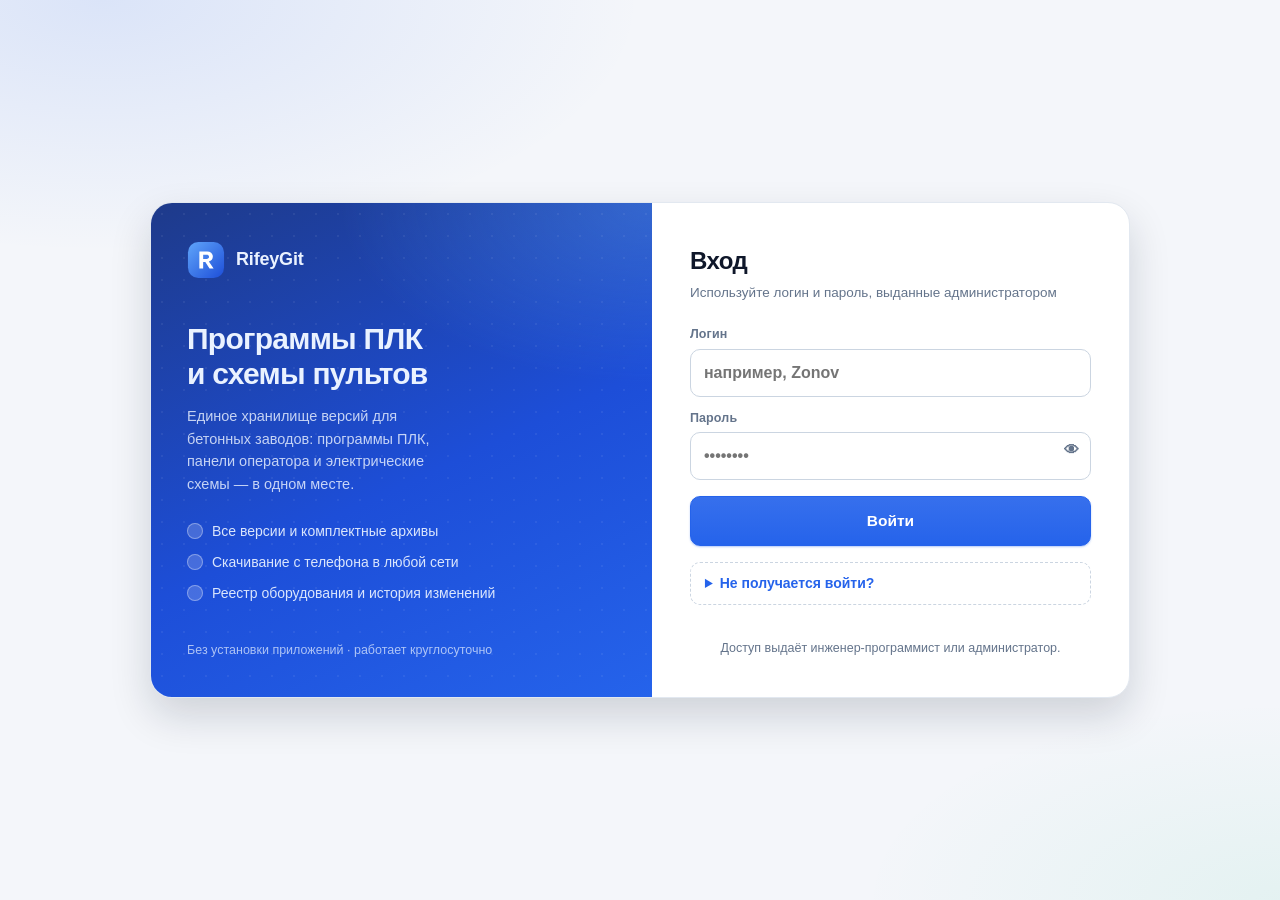
<file: index.html>
<!DOCTYPE html>
<html lang="ru">
<head>
<meta charset="utf-8">
<meta name="viewport" content="width=device-width, initial-scale=1">
<meta name="color-scheme" content="light dark">
<meta name="theme-color" content="#2563eb">
<title>RifeyGit — программы и схемы ПЛК</title>
<link rel="stylesheet" href="style.css?v=17">
</head>
<body>

<div id="screen-app" class="screen" hidden>
  <header class="topbar">
    <span class="brand">
      <svg class="logo" viewBox="0 0 40 40" aria-hidden="true">
        <defs>
          <linearGradient id="lgB" x1="0" y1="0" x2="1" y2="1">
            <stop offset="0" stop-color="#3b82f6"/><stop offset="1" stop-color="#1d4ed8"/>
          </linearGradient>
        </defs>
        <rect x="1" y="1" width="38" height="38" rx="11" fill="url(#lgB)"/>
        <path d="M13 29V11h8.2c3.6 0 6 2.2 6 5.4 0 2.6-1.6 4.5-4.2 5.2L28 29h-4.3l-4.4-6.8H17V29h-4Zm4-10h3.6c1.6 0 2.6-.9 2.6-2.3 0-1.5-1-2.3-2.6-2.3H17V19Z" fill="#fff"/>
      </svg>
      RifeyGit
    </span>
    <nav id="tabs">
      <button data-tab="download" class="tab active">Скачать</button>
      <button data-tab="programs" class="tab">Программы</button>
      <button data-tab="schematics" class="tab">Схемы</button>
      <button data-tab="equipment" class="tab">Реестр</button>
      <button data-tab="users" class="tab" id="tab-users" hidden>Пользователи</button>
      <button data-tab="upload" class="tab" id="tab-upload" hidden>Загрузка версий</button>
    </nav>
    <div class="who">
      <span id="avatar" class="avatar" aria-hidden="true"></span>
      <span id="who-name"></span>
      <button id="btn-logout" class="ghost" title="Выйти">&#10162;</button>
    </div>
  </header>

  <main>
    <!-- ВКЛАДКА «СКАЧАТЬ» -->
    <section id="tabpanel-download" class="panel">
      <div id="dl-guard" class="card" hidden>
        <h2>Скачивание — заполните данные</h2>
        <p class="hint">Обязательные поля: заводской № объекта и назначение.
           Заполнение подставляет данные из реестра.</p>
        <form id="dl-form" class="grid2">
          <label>Заводской № объекта
            <input id="dl-factory" list="eq-list" placeholder="напр. БЗ-045" autocapitalize="none">
          </label>
          <label>Наименование объекта
            <input id="dl-eqname">
          </label>
          <label>Город
            <input id="dl-city">
          </label>
          <label>Заказчик
            <input id="dl-customer">
          </label>
          <label>Назначение *
            <select id="dl-purpose">
              <option value="">— выберите —</option>
              <option>ввод в эксплуатацию</option>
              <option>ремонт</option>
              <option>модернизация</option>
              <option>диагностика</option>
              <option>прочее</option>
            </select>
          </label>
          <label>Примечание
            <input id="dl-note" placeholder="необязательно">
          </label>
        </form>
        <p id="dl-ok" class="ok" hidden>&#10003; Данные заполнены — список программ ниже разблокирован.</p>
      </div>
      <datalist id="eq-list"></datalist>
      <div id="dl-programs"></div>
      <div class="row">
        <button type="button" class="btn ghost" data-goto="schematics">
          Электрические схемы пультов &rarr;
        </button>
      </div>
    </section>

    <!-- ВКЛАДКА «ПРОГРАММЫ» -->
    <section id="tabpanel-programs" class="panel" hidden>
      <p id="pg-lock" class="hint" hidden>Скачивание доступно после заполнения обязательных данных
        (заводской № объекта и назначение) на вкладке «Скачать».</p>
      <div id="pg-programs"></div>
    </section>

    <!-- ВКЛАДКА «СХЕМЫ» -->
    <section id="tabpanel-schematics" class="panel" hidden>
      <p id="pg-lock-schem" class="hint" hidden>Скачивание доступно после заполнения обязательных данных
        (заводской № объекта и назначение) на вкладке «Скачать».</p>
      <div id="pg-schematics"></div>
    </section>

    <!-- ВКЛАДКА «РЕЕСТР ОБОРУДОВАНИЯ» -->
    <section id="tabpanel-equipment" class="panel" hidden>
      <div class="row-between">
        <input id="eq-search" class="grow" placeholder="Поиск: заводской №, город, заказчик…">
        <button id="eq-add" class="primary" hidden>+ Добавить</button>
      </div>
      <div id="eq-table"></div>
      <form id="eq-form" class="card" hidden>
        <h3 id="eq-form-title">Новая запись</h3>
        <div class="grid2">
          <label>Заводской № * <input id="ef-no" required></label>
          <label>Наименование * <input id="ef-name" required></label>
          <label>Пульт <input id="ef-pult" list="pult-list"></label>
          <label>Город <input id="ef-city"></label>
          <label>Заказчик <input id="ef-customer"></label>
          <label>Тип завода <input id="ef-plant"></label>
        </div>
        <label>Примечание <input id="ef-note"></label>
        <div class="row">
          <button type="submit" class="primary">Сохранить в GitHub</button>
          <button type="button" id="eq-cancel" class="ghost">Отмена</button>
        </div>
        <p id="eq-msg" class="hint"></p>
      </form>
    </section>

    <!-- ВКЛАДКА «ПОЛЬЗОВАТЕЛИ» -->
    <section id="tabpanel-users" class="panel" hidden>
      <div id="us-list" class="card"></div>
      <form id="us-form" class="card">
        <h3>Новый пользователь</h3>
        <div class="grid2">
          <label>Логин * <input id="uf-login" required></label>
          <label>Пароль * <input id="uf-pass" required></label>
          <label>ФИО / подпись <input id="uf-name"></label>
          <label>Роль
            <select id="uf-role">
              <option value="naladchik">Наладчик</option>
              <option value="engineer">Инженер-программист</option>
              <option value="admin">Администратор</option>
            </select>
          </label>
        </div>
        <button type="submit" class="primary">Создать в GitHub</button>
        <p id="us-msg" class="hint"></p>
      </form>
      <p class="hint">Пароли хранятся в виде солёных хэшей SHA-256; повторная отправка формы
        с тем же логином не удалит существующего пользователя — используйте смену пароля ниже.</p>
      <form id="pw-form" class="card">
        <h3>Сменить пароль</h3>
        <div class="grid2">
          <label>Пользователь <input id="pf-login" list="user-list"></label>
          <label>Новый пароль <input id="pf-pass"></label>
        </div>
        <button type="submit" class="primary">Сменить пароль</button>
        <p id="pf-msg" class="hint"></p>
      </form>
      <datalist id="user-list"></datalist>
    </section>

    <!-- ВКЛАДКА «ЗАГРУЗКА ВЕРСИЙ» -->
    <section id="tabpanel-upload" class="panel" hidden>
      <div id="upload-denied" class="card" hidden>
        <h2>Загрузка недоступна для вашей учётной записи</h2>
        <p>Вы вошли как <b id="upload-denied-who"></b>. Загружать версии могут только
           <b>администратор</b> и <b>инженер-программист</b> — у наладчиков доступ только
           к скачиванию.</p>
        <p class="hint">Выйдите и войдите под учётной записью с нужной ролью
           (например, <code>admin</code> или <code>engineer</code>).</p>
        <div class="row">
          <button id="upload-relogin" class="primary">Войти под другой учётной записью</button>
        </div>
      </div>
      <div id="upload-main" class="card">
        <h2>Загрузка новых версий и схем</h2>
        <ol class="steps hint">
          <li>Откройте страницу загрузки кнопкой ниже.</li>
          <li>Вставьте GitHub-токен (fine-grained, право <b>Contents: Read and write</b>)
              и нажмите «Сохранить токен».</li>
          <li>Заполните поля, выберите файл и нажмите кнопку загрузки —
              результат появится в полосе сверху.</li>
        </ol>
        <p id="upload-token-state" class="hint"></p>
        <div class="row">
          <a class="primary btn" href="tools/upload.html">Открыть страницу загрузки</a>
        </div>
        <p class="hint">Новая версия появляется на сайте сразу после коммита;
           если файл ещё не опубликован на Pages, скачивание автоматически идёт
           из репозитория.</p>
      </div>
    </section>
  </main>

  <footer class="foot">
    <span id="foot-updated"></span>
    <span class="foot-actions">
      <button id="btn-refresh" class="ghost" title="Перечитать данные с GitHub">Обновить данные</button>
      <button id="btn-report" class="ghost" hidden title="Отчёт о скачиваниях на этом устройстве">Отчёт</button>
      <span id="app-ver" class="hint"></span>
    </span>
  </footer>
</div>

<!-- ДИАЛОГ ОТЧЁТА -->
<dialog id="dlg-report">
  <h3>Отчёт о скачиваниях (это устройство)</h3>
  <textarea id="report-text" rows="10" readonly></textarea>
  <div class="row">
    <button id="rp-copy" class="primary">Скопировать</button>
    <button id="rp-wa" class="ghost">WhatsApp</button>
    <button id="rp-close" class="ghost">Закрыть</button>
  </div>
</dialog>

<datalist id="pult-list"></datalist>

<script src="gh.js?v=17"></script>
<script src="zip.js?v=17"></script>
<script src="app.js?v=17"></script>
</body>
</html>
</file>
<file: style.css>
/* RifeyGit — современный интерфейс (GitHub Pages, без зависимостей)
   Светлая и тёмная тема — автоматически по настройке устройства. */
:root {
  --bg: #f4f6fa;
  --surface: #ffffff;
  --surface-2: #f1f5f9;
  --ink: #0f172a;
  --muted: #64748b;
  --line: #e2e8f0;
  --line-strong: #cbd5e1;
  --primary: #2563eb;
  --primary-600: #1d4ed8;
  --primary-50: #eff6ff;
  --ok: #059669;
  --ok-50: #ecfdf5;
  --err: #dc2626;
  --err-50: #fef2f2;
  --radius: 14px;
  --radius-sm: 10px;
  --shadow-sm: 0 1px 2px rgba(15, 23, 42, .05), 0 1px 3px rgba(15, 23, 42, .07);
  --shadow-md: 0 4px 14px rgba(15, 23, 42, .08), 0 2px 4px rgba(15, 23, 42, .04);
  --shadow-lg: 0 18px 40px rgba(15, 23, 42, .16);
  --font: "Inter", "Segoe UI Variable Text", "Segoe UI", -apple-system,
          BlinkMacSystemFont, Roboto, "Helvetica Neue", Arial, sans-serif;
  --mono: ui-monospace, "Cascadia Mono", "SF Mono", Consolas, "Liberation Mono", monospace;
}

@media (prefers-color-scheme: dark) {
  :root {
    --bg: #0b1220;
    --surface: #111a2c;
    --surface-2: #0e1626;
    --ink: #e8eef8;
    --muted: #94a3b8;
    --line: #1e2a40;
    --line-strong: #2c3a55;
    --primary: #3b82f6;
    --primary-600: #2f6fe0;
    --primary-50: #12233f;
    --ok: #34d399;
    --ok-50: #0d2a22;
    --err: #f87171;
    --err-50: #2a1416;
    --shadow-sm: 0 1px 2px rgba(0, 0, 0, .35);
    --shadow-md: 0 6px 18px rgba(0, 0, 0, .35);
    --shadow-lg: 0 22px 48px rgba(0, 0, 0, .5);
  }
}

* { box-sizing: border-box; }
html { color-scheme: light dark; }
html, body { margin: 0; padding: 0; }

body {
  font: 15.5px/1.5 var(--font);
  color: var(--ink);
  background:
    radial-gradient(1100px 380px at 100% -5%, rgba(37, 99, 235, .10), transparent 60%),
    radial-gradient(900px 320px at -10% 0%, rgba(16, 185, 129, .05), transparent 55%),
    var(--bg);
  min-height: 100vh;
  -webkit-font-smoothing: antialiased;
}

.screen { max-width: 1040px; margin: 0 auto; padding: 0 16px 32px; }

/* ============ ВХОД ============ */
#screen-login { display: flex; min-height: 100vh; align-items: center; justify-content: center; padding: 24px 16px; }
.login-card {
  width: 100%; max-width: 400px;
  background: var(--surface);
  border: 1px solid var(--line);
  border-radius: 20px;
  padding: 32px 28px;
  box-shadow: var(--shadow-md);
}
.login-head { display: flex; align-items: center; gap: 12px; margin-bottom: 22px; }
.logo { width: 44px; height: 44px; flex: none; }
.login-head h1 { margin: 0; font-size: 22px; font-weight: 750; letter-spacing: -.02em; }
.sub { color: var(--muted); margin: 2px 0 0; font-size: 13.5px; }

/* ============ ШАПКА ============ */
.topbar {
  position: sticky; top: 0; z-index: 20;
  display: flex; align-items: center; gap: 14px; flex-wrap: wrap;
  margin: 0 -16px 18px; padding: 10px 16px;
  background: color-mix(in srgb, var(--bg) 82%, transparent);
  backdrop-filter: blur(14px); -webkit-backdrop-filter: blur(14px);
  border-bottom: 1px solid var(--line);
}
.brand { display: inline-flex; align-items: center; gap: 9px; font-weight: 750; font-size: 16.5px; letter-spacing: -.01em; white-space: nowrap; }
.brand .logo { width: 30px; height: 30px; }

#tabs {
  display: flex; gap: 2px; padding: 3px;
  background: var(--surface-2); border: 1px solid var(--line);
  border-radius: 12px; overflow-x: auto; max-width: 100%;
  scrollbar-width: none;
}
#tabs::-webkit-scrollbar { display: none; }
.tab {
  border: 0; background: transparent; white-space: nowrap;
  padding: 7px 13px; border-radius: 9px; font-size: 14px; font-weight: 550;
  color: var(--muted); cursor: pointer; transition: background .15s, color .15s;
}
.tab:hover { color: var(--ink); }
.tab.active { background: var(--surface); color: var(--ink); box-shadow: var(--shadow-sm); }

.who { margin-left: auto; display: flex; align-items: center; gap: 8px; color: var(--muted); font-size: 14px; }
.avatar {
  width: 30px; height: 30px; border-radius: 50%; flex: none;
  display: inline-flex; align-items: center; justify-content: center;
  background: linear-gradient(135deg, var(--primary), var(--primary-600));
  color: #fff; font-weight: 650; font-size: 13.5px;
}

/* ============ КАРТОЧКИ ============ */
.card {
  background: var(--surface); border: 1px solid var(--line);
  border-radius: var(--radius); padding: 18px 20px;
  box-shadow: var(--shadow-sm); margin-bottom: 14px;
}
h2 { font-size: 19px; font-weight: 700; letter-spacing: -.015em; margin: 2px 0 10px; }
h3 { font-size: 15.5px; font-weight: 650; margin: 2px 0 12px; }
.section { margin: 30px 0 12px; }
.hint { color: var(--muted); font-size: 13.5px; line-height: 1.5; }
.error { color: var(--err); background: var(--err-50); border: 1px solid color-mix(in srgb, var(--err) 25%, transparent); padding: 9px 12px; border-radius: var(--radius-sm); font-size: 14px; }
.ok { color: var(--ok); background: var(--ok-50); border: 1px solid color-mix(in srgb, var(--ok) 25%, transparent); padding: 9px 12px; border-radius: var(--radius-sm); font-size: 14px; }

/* ============ ФОРМЫ ============ */
label { display: block; margin: 0 0 12px; font-size: 12.5px; font-weight: 600; color: var(--muted); letter-spacing: .01em; }
input, select, textarea {
  width: 100%; margin-top: 5px; padding: 10px 12px;
  font: inherit; font-size: 16px; color: var(--ink);
  background: var(--surface); border: 1px solid var(--line-strong);
  border-radius: var(--radius-sm); transition: border-color .15s, box-shadow .15s;
}
input:focus, select:focus, textarea:focus {
  outline: none; border-color: var(--primary);
  box-shadow: 0 0 0 3px color-mix(in srgb, var(--primary) 18%, transparent);
}
input[type="checkbox"] { width: 18px; height: 18px; margin: 0 8px 0 0; vertical-align: -3px; accent-color: var(--primary); }
textarea { resize: vertical; min-height: 90px; }
code { font-family: var(--mono); font-size: .88em; background: var(--surface-2); border: 1px solid var(--line); border-radius: 6px; padding: 1px 6px; }
details { border: 1px dashed var(--line-strong); border-radius: var(--radius-sm); padding: 10px 14px; margin: 4px 0 12px; }
details summary { cursor: pointer; font-size: 14px; font-weight: 550; color: var(--primary); }
details[open] summary { margin-bottom: 10px; }
.grid2 { display: grid; grid-template-columns: 1fr 1fr; gap: 0 16px; }
@media (max-width: 640px) { .grid2 { grid-template-columns: 1fr; } }

/* ============ КНОПКИ ============ */
button, .btn {
  font: inherit; font-weight: 600; font-size: 14.5px; cursor: pointer;
  display: inline-flex; align-items: center; justify-content: center; gap: 7px;
  padding: 10px 16px; border-radius: var(--radius-sm);
  border: 1px solid var(--line-strong); background: var(--surface); color: var(--ink);
  text-decoration: none; transition: background .15s, border-color .15s, color .15s, transform .05s;
}
button:hover, .btn:hover { border-color: var(--primary); color: var(--primary); }
button:active, .btn:active { transform: translateY(1px); }
button.primary, .primary.btn {
  background: linear-gradient(180deg, color-mix(in srgb, var(--primary) 92%, #fff), var(--primary));
  border-color: var(--primary);
  color: #fff; box-shadow: 0 1px 2px rgba(37, 99, 235, .35);
}
button.primary:hover, .primary.btn:hover { background: var(--primary-600); border-color: var(--primary-600); color: #fff; }
button.ghost, .btn.ghost { border-color: transparent; background: transparent; color: var(--muted); }
button.ghost:hover, .btn.ghost:hover { color: var(--ink); background: var(--surface-2); }
button.wide { width: 100%; margin-top: 6px; }
button:disabled { opacity: .45; cursor: not-allowed; transform: none; }
.row { display: flex; gap: 10px; margin-top: 12px; flex-wrap: wrap; align-items: center; }
.row-between { display: flex; gap: 10px; margin-bottom: 12px; align-items: center; }
.grow { flex: 1; }
.pw-wrap { position: relative; display: block; }
.pw-wrap input { padding-right: 44px; }
.pw-wrap .eye {
  position: absolute; right: 4px; top: 4px; padding: 8px; border: 0;
  background: transparent; color: var(--muted); font-size: 15px;
}
.pw-wrap .eye:hover { color: var(--ink); background: transparent; }
#login-help { margin-top: 16px; }
#login-help .row { margin-top: 4px; }
.diag {
  margin: 10px 0 0; padding: 10px 12px; white-space: pre-wrap; word-break: break-word;
  font: 12px/1.45 var(--mono); color: var(--muted);
  background: var(--surface-2); border: 1px solid var(--line); border-radius: var(--radius-sm);
}

/* ============ ПРОГРАММЫ ============ */
.pg {
  background: var(--surface); border: 1px solid var(--line);
  border-radius: var(--radius); padding: 16px 18px; margin-bottom: 12px;
  box-shadow: var(--shadow-sm); transition: box-shadow .15s;
}
.pg:hover { box-shadow: var(--shadow-md); }
.pg-head { display: flex; align-items: center; gap: 10px; flex-wrap: wrap; margin-bottom: 2px; }
.pg-code {
  font-family: var(--mono); font-size: 13px; font-weight: 700; letter-spacing: .02em;
  background: var(--primary-50); color: var(--primary);
  border: 1px solid color-mix(in srgb, var(--primary) 22%, transparent);
  border-radius: 7px; padding: 2px 8px;
}
.pg-meta { color: var(--muted); font-size: 13px; }
.pg > .pg-meta { margin: 4px 0 0; }
.pg-title { font-weight: 600; }

.ver {
  padding: 12px 0; border-top: 1px solid var(--line); margin-top: 10px;
}
.ver-head { display: flex; align-items: center; gap: 10px; flex-wrap: wrap; margin-bottom: 8px; }
.ver-num {
  font-family: var(--mono); font-size: 12.5px; font-weight: 700;
  background: var(--surface-2); border: 1px solid var(--line-strong);
  border-radius: 6px; padding: 2px 8px; min-width: auto;
}
.ver-msg { color: var(--muted); font-size: 13.5px; flex: 1 1 160px; }

/* строки файлов внутри версии */
.file-row {
  display: flex; align-items: center; gap: 10px; flex-wrap: wrap;
  padding: 7px 0; border-top: 1px dashed var(--line);
}
.file-kind {
  flex: none; font-size: 11px; font-weight: 700; text-transform: uppercase;
  letter-spacing: .05em; color: var(--muted);
  background: var(--surface-2); border: 1px solid var(--line);
  border-radius: 6px; padding: 2px 7px;
}
.file-kind.kit { color: var(--primary); background: var(--primary-50); border-color: color-mix(in srgb, var(--primary) 25%, transparent); }
.file-kind.prog { color: var(--ok); background: var(--ok-50); border-color: color-mix(in srgb, var(--ok) 25%, transparent); }
.file-name {
  flex: 1 1 140px; min-width: 0; font-family: var(--mono); font-size: 12.5px;
  color: var(--ink); overflow: hidden; text-overflow: ellipsis; white-space: nowrap;
}
.file-desc { color: var(--muted); font-size: 13px; }

/* пустое состояние */
.empty {
  text-align: center; padding: 34px 18px;
  background: var(--surface); border: 1px dashed var(--line-strong);
  border-radius: var(--radius); margin-bottom: 14px;
}
.empty-title { font-weight: 650; font-size: 16px; margin-bottom: 6px; }
.empty .btn { margin-top: 10px; }

.dl-btn {
  padding: 7px 12px; font-size: 13px; font-weight: 600;
  background: var(--surface); border-color: var(--line-strong); color: var(--ink);
}
.dl-btn:hover { border-color: var(--primary); color: var(--primary); }
.dl-btn.kit {
  background: var(--primary); border-color: var(--primary); color: #fff;
  box-shadow: 0 1px 2px rgba(37, 99, 235, .35);
}
.dl-btn.kit:hover { background: var(--primary-600); color: #fff; }

/* выбранные файлы на странице загрузки */
.pick-list { display: grid; gap: 8px; margin: 4px 0 12px; }
.pick-row {
  display: flex; align-items: center; gap: 10px; flex-wrap: wrap;
  padding: 8px 10px; background: var(--surface-2);
  border: 1px solid var(--line); border-radius: var(--radius-sm);
}
.pick-row .file-name { flex: 1 1 180px; }
.pick-row input { margin: 0; width: auto; flex: 1 1 140px; padding: 7px 10px; font-size: 14px; }

/* ============ ТАБЛИЦЫ ============ */
.tbl-wrap { overflow-x: auto; border: 1px solid var(--line); border-radius: var(--radius-sm); background: var(--surface); }
table { width: 100%; border-collapse: collapse; font-size: 14px; }
th, td { padding: 10px 12px; text-align: left; border-bottom: 1px solid var(--line); white-space: nowrap; }
th {
  font-size: 11px; font-weight: 700; text-transform: uppercase; letter-spacing: .06em;
  color: var(--muted); background: var(--surface-2);
}
tr:last-child td { border-bottom: 0; }
tbody tr:hover, table tr:hover td { background: color-mix(in srgb, var(--primary) 4%, var(--surface)); }
td button.ghost { padding: 4px 8px; font-size: 14px; }

/* ============ ПОДВАЛ / ДИАЛОГИ ============ */
.foot {
  display: flex; justify-content: space-between; align-items: center; gap: 10px;
  color: var(--muted); font-size: 12.5px; padding: 18px 4px 10px;
}
dialog {
  border: 1px solid var(--line); border-radius: 16px; padding: 20px;
  width: min(600px, 94vw); background: var(--surface); color: var(--ink);
  box-shadow: var(--shadow-lg);
}
dialog::backdrop { background: rgba(8, 14, 26, .55); backdrop-filter: blur(3px); }
dialog h3 { margin-top: 0; }

/* ============ УТИЛИТЫ ============ */
.page-head { display: flex; align-items: center; justify-content: space-between; gap: 12px; padding: 14px 0 4px; flex-wrap: wrap; }
.brand-sm { display: inline-flex; align-items: center; gap: 9px; font-weight: 750; font-size: 16px; color: var(--ink); text-decoration: none; }
.brand-sm .logo { width: 28px; height: 28px; }

@media (max-width: 560px) {
  .who span#who-name { display: none; }
  .topbar { gap: 10px; }
  .foot { flex-direction: column; align-items: flex-start; }
}

@media (prefers-reduced-motion: reduce) {
  * { transition: none !important; }
}

/* ============ ОТДЕЛЬНАЯ СТРАНИЦА ВХОДА ============ */
.auth-body {
  display: flex; align-items: center; justify-content: center;
  min-height: 100vh; padding: 24px 16px;
  background:
    radial-gradient(900px 420px at 8% 0%, rgba(37, 99, 235, .12), transparent 60%),
    radial-gradient(760px 360px at 100% 100%, rgba(16, 185, 129, .07), transparent 55%),
    var(--bg);
}

.auth {
  display: grid; grid-template-columns: 1.05fr 1fr;
  width: min(980px, 100%);
  background: var(--surface); border: 1px solid var(--line);
  border-radius: 22px; overflow: hidden; box-shadow: var(--shadow-lg);
}

.auth-brand {
  position: relative; padding: 38px 36px;
  color: #eaf2ff;
  background:
    radial-gradient(520px 300px at 100% 0%, rgba(96, 165, 250, .35), transparent 60%),
    linear-gradient(155deg, #1e3a8a 0%, #1d4ed8 55%, #2563eb 100%);
  display: flex; flex-direction: column;
}
.auth-brand::after {
  content: ""; position: absolute; inset: 0; pointer-events: none;
  background-image: radial-gradient(rgba(255, 255, 255, .12) 1px, transparent 1px);
  background-size: 22px 22px; opacity: .5;
}
.auth-brand > * { position: relative; z-index: 1; }
.auth-brand-top { display: flex; align-items: center; gap: 11px; font-weight: 750; font-size: 18px; letter-spacing: -.01em; }
.auth-brand-top .logo { width: 38px; height: 38px; }
.auth-brand h1 { margin: 42px 0 14px; font-size: 30px; line-height: 1.18; letter-spacing: -.025em; font-weight: 760; }
.auth-lead { margin: 0; font-size: 14.5px; line-height: 1.55; color: rgba(234, 242, 255, .82); max-width: 34ch; }
.auth-points { list-style: none; margin: 26px 0 0; padding: 0; display: grid; gap: 10px; font-size: 14px; }
.auth-points li { display: flex; gap: 9px; align-items: flex-start; color: rgba(234, 242, 255, .92); }
.auth-points li::before {
  content: ""; flex: none; width: 16px; height: 16px; margin-top: 2px; border-radius: 50%;
  background: rgba(255, 255, 255, .18);
  box-shadow: inset 0 0 0 1px rgba(255, 255, 255, .35);
}
.auth-foot { margin: auto 0 0; padding-top: 26px; font-size: 12.5px; color: rgba(234, 242, 255, .7); }

.auth-form { padding: 40px 38px; display: flex; flex-direction: column; justify-content: center; }
.auth-form h2 { font-size: 24px; margin: 0 0 4px; letter-spacing: -.02em; }
.auth-form .sub { margin: 0 0 22px; }
.auth-form label { font-size: 12.5px; }
.auth-form input { font-size: 16px; padding: 11px 13px; }
.auth-form .primary.wide { padding: 12px 16px; font-size: 15.5px; margin-top: 4px; }
.auth-note { margin: 22px 0 0; font-size: 12.5px; color: var(--muted); text-align: center; }

@media (max-width: 820px) {
  .auth { grid-template-columns: 1fr; width: min(460px, 100%); }
  .auth-brand { padding: 26px 24px; }
  .auth-brand h1 { margin: 20px 0 10px; font-size: 23px; }
  .auth-points, .auth-lead { display: none; }
  .auth-foot { display: none; }
  .auth-form { padding: 26px 22px 28px; }
}

/* ============ СТАТУС НА СТРАНИЦЕ ЗАГРУЗКИ ============ */
.status-card {
  position: sticky; top: 8px; z-index: 30;
  background: var(--surface); border: 1px solid var(--line);
  border-radius: var(--radius); padding: 10px 14px;
  margin: 10px 0 14px; box-shadow: var(--shadow-md);
}
.status-line { display: flex; align-items: center; gap: 10px; }
.status-dot {
  flex: none; width: 10px; height: 10px; border-radius: 50%;
  background: var(--muted); transition: background .15s;
}
.status-text { font-size: 14px; line-height: 1.45; }
.status-card[data-kind="busy"] { border-color: color-mix(in srgb, #f59e0b 45%, var(--line)); }
.status-card[data-kind="busy"] .status-dot { background: #f59e0b; }
.status-card[data-kind="ok"] { border-color: color-mix(in srgb, var(--ok) 50%, var(--line)); }
.status-card[data-kind="ok"] .status-dot { background: var(--ok); }
.status-card[data-kind="err"] { border-color: color-mix(in srgb, var(--err) 50%, var(--line)); }
.status-card[data-kind="err"] .status-dot { background: var(--err); }
.status-card[data-kind="err"] .status-text { color: var(--err); }

.token-warn {
  display: flex; align-items: center; gap: 10px; flex-wrap: wrap;
  margin-top: 9px; padding: 8px 10px; font-size: 13.5px;
  color: var(--ink); border-radius: var(--radius-sm);
  background: color-mix(in srgb, #f59e0b 16%, var(--surface));
  border: 1px solid color-mix(in srgb, #f59e0b 35%, var(--line));
}
.status-card .btn.sm { padding: 5px 11px; font-size: 13px; }


.foot-actions { display: flex; align-items: center; gap: 8px; flex-wrap: wrap; }
.foot-actions .hint { font-size: 12px; }


.steps { margin: 6px 0 2px; padding-left: 20px; }
.steps li { margin: 3px 0; }


/* ============ РАЗДЕЛЫ ЗАГРУЗКИ (программы / схемы / пользователи) ============ */
.subnav {
  display: flex; gap: 6px; flex-wrap: wrap;
  margin: 2px 0 14px; padding: 4px;
  background: var(--surface-2); border: 1px solid var(--line);
  border-radius: var(--radius); width: fit-content; max-width: 100%;
}
.subnav .seg {
  border: 1px solid transparent; background: transparent; color: var(--muted);
  padding: 8px 16px; border-radius: calc(var(--radius) - 4px);
  font-size: 14.5px; font-weight: 550; cursor: pointer;
}
.subnav .seg:hover { color: var(--ink); border-color: transparent; }
.subnav .seg.active {
  background: var(--surface); color: var(--ink);
  border-color: var(--line); box-shadow: var(--shadow-sm);
}
.pg-head .dl-btn { margin-left: auto; }
</file>
